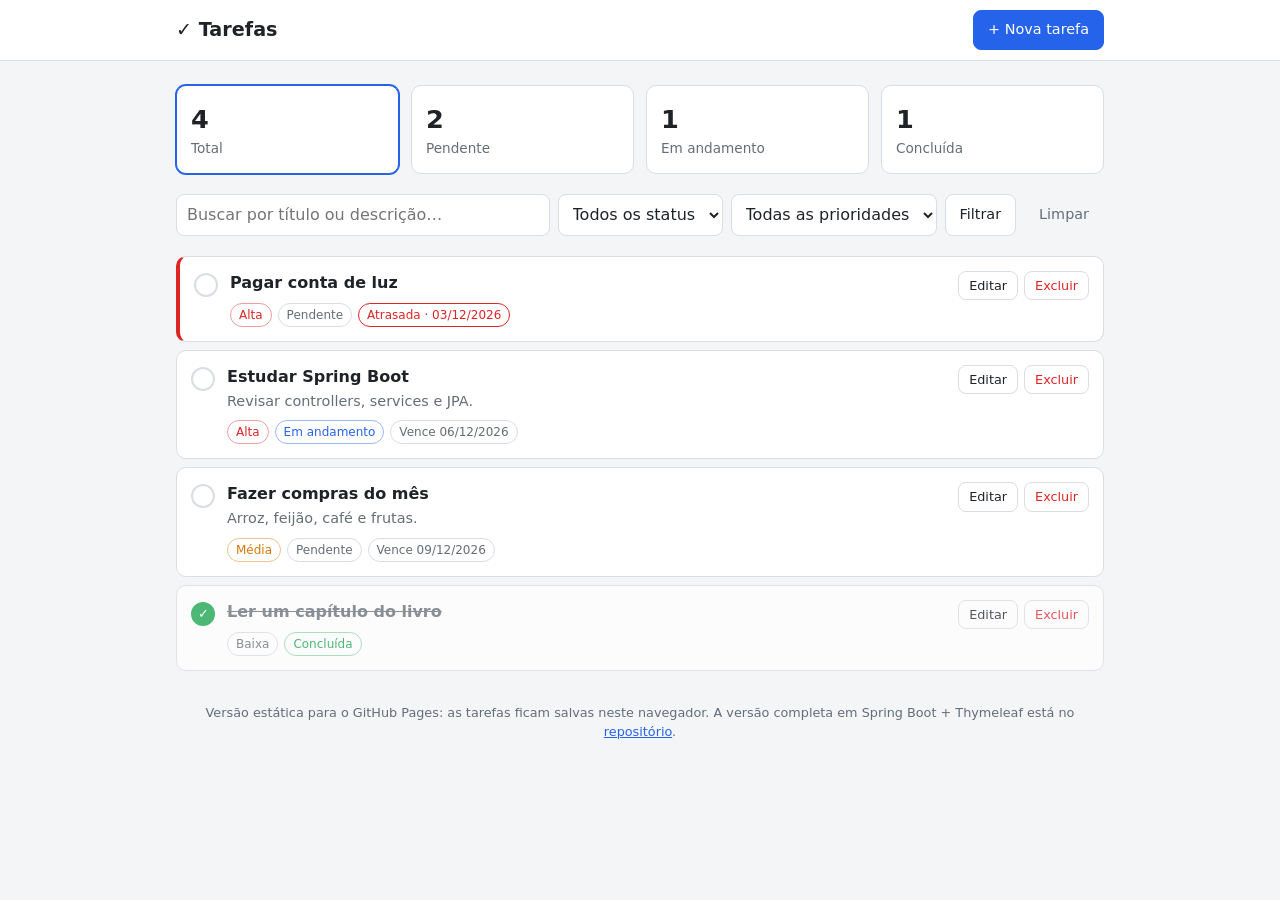
<file: index.html>
<!DOCTYPE html>
<html lang="pt-BR">
<head>
<meta charset="UTF-8">
<meta name="viewport" content="width=device-width, initial-scale=1">
<title>Gerenciador de Tarefas</title>
<meta name="description" content="Gerenciador de Tarefas — versão estática (HTML/CSS/JS) do projeto Spring Boot + Thymeleaf.">
<link rel="icon" href="favicon.svg" type="image/svg+xml">
<link rel="icon" href="favicon-32.png" type="image/png" sizes="32x32">
<link rel="apple-touch-icon" href="apple-touch-icon.png">
<meta name="theme-color" content="#2563eb">
<style>
:root {
    --fundo: #f4f5f7;
    --superficie: #ffffff;
    --texto: #1f2328;
    --texto-suave: #656d76;
    --borda: #d8dee4;
    --primaria: #2563eb;
    --primaria-escura: #1d4ed8;
    --sucesso: #16a34a;
    --perigo: #dc2626;
    --aviso: #d97706;
    --raio: 10px;
}

@media (prefers-color-scheme: dark) {
    :root {
        --fundo: #0f1115;
        --superficie: #181b21;
        --texto: #e6e8eb;
        --texto-suave: #9aa3ad;
        --borda: #2c313a;
        --primaria: #3b82f6;
        --primaria-escura: #60a5fa;
    }
}

* { box-sizing: border-box; }

body {
    margin: 0;
    font-family: system-ui, -apple-system, "Segoe UI", Roboto, sans-serif;
    background: var(--fundo);
    color: var(--texto);
    line-height: 1.5;
}

.container { max-width: 960px; margin: 0 auto; padding: 0 16px; }
.container.estreito { max-width: 640px; }
main.container { padding-top: 24px; padding-bottom: 48px; }
h1 { font-size: 1.6rem; margin: 0 0 20px; }

/* Cabeçalho */
.cabecalho { background: var(--superficie); border-bottom: 1px solid var(--borda); }
.cabecalho-conteudo { display: flex; align-items: center; justify-content: space-between; height: 60px; }
.logo { font-weight: 700; font-size: 1.2rem; color: var(--texto); text-decoration: none; }

/* Botões */
.botao {
    display: inline-flex; align-items: center; justify-content: center;
    padding: 8px 14px; border-radius: 8px; border: 1px solid var(--borda);
    background: var(--superficie); color: var(--texto);
    font: inherit; font-size: .9rem; text-decoration: none; cursor: pointer;
}
.botao:hover { border-color: var(--texto-suave); }
.botao-primario { background: var(--primaria); border-color: var(--primaria); color: #fff; }
.botao-primario:hover { background: var(--primaria-escura); border-color: var(--primaria-escura); }
.botao-link { border-color: transparent; background: transparent; color: var(--texto-suave); }
.botao-perigo { color: var(--perigo); }
.botao-perigo:hover { border-color: var(--perigo); }
.botao-pequeno { padding: 4px 10px; font-size: .8rem; }

/* Alerta */
.alerta {
    padding: 12px 16px; margin-bottom: 20px; border-radius: var(--raio);
    background: color-mix(in srgb, var(--sucesso) 12%, var(--superficie));
    border: 1px solid color-mix(in srgb, var(--sucesso) 40%, transparent);
}

/* Resumo */
.resumo { display: grid; grid-template-columns: repeat(4, 1fr); gap: 12px; margin-bottom: 20px; }
.cartao {
    font: inherit; text-align: left; cursor: pointer;
    background: var(--superficie); border: 1px solid var(--borda); border-radius: var(--raio);
    padding: 14px; text-decoration: none; color: inherit; display: flex; flex-direction: column;
}
.cartao.ativo { border-color: var(--primaria); box-shadow: 0 0 0 1px var(--primaria); }
.cartao .numero { font-size: 1.6rem; font-weight: 700; }
.cartao .rotulo { color: var(--texto-suave); font-size: .85rem; }

/* Filtros */
.filtros { display: flex; flex-wrap: wrap; gap: 8px; margin-bottom: 20px; }
.filtros input[type=search] { flex: 1 1 240px; }

input, select, textarea {
    font: inherit; padding: 8px 10px; border-radius: 8px;
    border: 1px solid var(--borda); background: var(--superficie); color: var(--texto);
    width: 100%;
}
.filtros select, .filtros input { width: auto; }
input:focus, select:focus, textarea:focus { outline: 2px solid var(--primaria); outline-offset: -1px; }
.invalido { border-color: var(--perigo); }

/* Lista */
.lista-tarefas { list-style: none; margin: 0; padding: 0; display: flex; flex-direction: column; gap: 8px; }
.tarefa {
    display: flex; align-items: flex-start; gap: 12px;
    background: var(--superficie); border: 1px solid var(--borda); border-radius: var(--raio);
    padding: 14px;
}
.tarefa.atrasada { border-left: 4px solid var(--perigo); }
.tarefa.concluida .tarefa-titulo { text-decoration: line-through; color: var(--texto-suave); }
.tarefa.concluida { opacity: .75; }
.tarefa form { margin: 0; }

.check {
    width: 24px; height: 24px; border-radius: 50%; border: 2px solid var(--borda);
    background: transparent; color: #fff; cursor: pointer; font-size: .8rem; line-height: 1; padding: 0;
    margin-top: 2px;
}
.check:hover { border-color: var(--sucesso); }
.tarefa.concluida .check { background: var(--sucesso); border-color: var(--sucesso); }

.tarefa-corpo { flex: 1; min-width: 0; }
.tarefa-titulo { font-weight: 600; overflow-wrap: anywhere; }
.tarefa-descricao { color: var(--texto-suave); font-size: .9rem; margin-top: 2px; white-space: pre-line; overflow-wrap: anywhere; }

.etiquetas { display: flex; flex-wrap: wrap; gap: 6px; margin-top: 8px; }
.etiqueta {
    font-size: .75rem; padding: 2px 8px; border-radius: 999px;
    border: 1px solid var(--borda); color: var(--texto-suave);
}
.prioridade-alta { color: var(--perigo); border-color: color-mix(in srgb, var(--perigo) 45%, transparent); }
.prioridade-media { color: var(--aviso); border-color: color-mix(in srgb, var(--aviso) 45%, transparent); }
.status-em_andamento { color: var(--primaria); border-color: color-mix(in srgb, var(--primaria) 45%, transparent); }
.status-concluida { color: var(--sucesso); border-color: color-mix(in srgb, var(--sucesso) 45%, transparent); }
.tarefa.atrasada .etiqueta-data { color: var(--perigo); border-color: var(--perigo); }

.acoes { display: flex; gap: 6px; flex-shrink: 0; }

.vazio { text-align: center; padding: 48px 16px; color: var(--texto-suave); }

/* Formulário */
.formulario {
    background: var(--superficie); border: 1px solid var(--borda); border-radius: var(--raio);
    padding: 20px; display: flex; flex-direction: column; gap: 16px;
}
.campo { display: flex; flex-direction: column; gap: 4px; flex: 1; }
.campo label { font-weight: 600; font-size: .9rem; }
.linha { display: flex; gap: 12px; }
.erro { color: var(--perigo); }
.botoes { display: flex; justify-content: flex-end; gap: 8px; }

@media (max-width: 640px) {
    .resumo { grid-template-columns: repeat(2, 1fr); }
    .linha { flex-direction: column; }
    .tarefa { flex-wrap: wrap; }
    .acoes { width: 100%; justify-content: flex-end; }
    .filtros select, .filtros .botao { flex: 1; }
}
.oculto { display: none !important; }
.aviso-demo { font-size: .8rem; color: var(--texto-suave); text-align: center; margin-top: 32px; }
.aviso-demo a { color: var(--primaria); }
</style>
</head>
<body>
<header class="cabecalho">
    <div class="container cabecalho-conteudo">
        <a href="#/" class="logo">✓ Tarefas</a>
        <a href="#/nova" class="botao botao-primario">+ Nova tarefa</a>
    </div>
</header>

<!-- Lista -->
<main id="tela-lista" class="container">
    <div id="alerta" class="alerta oculto" role="status"></div>

    <section class="resumo" id="resumo"></section>

    <form class="filtros" id="filtros">
        <input type="search" name="busca" placeholder="Buscar por título ou descrição…" aria-label="Buscar">
        <select name="status" aria-label="Filtrar por status">
            <option value="">Todos os status</option>
        </select>
        <select name="prioridade" aria-label="Filtrar por prioridade">
            <option value="">Todas as prioridades</option>
        </select>
        <button type="submit" class="botao">Filtrar</button>
        <button type="button" class="botao botao-link" id="limpar">Limpar</button>
    </form>

    <div id="vazio" class="vazio oculto">
        <p>Nenhuma tarefa encontrada.</p>
        <a href="#/nova" class="botao botao-primario">Criar uma tarefa</a>
    </div>

    <ul class="lista-tarefas" id="lista"></ul>

    <p class="aviso-demo">
        Versão estática para o GitHub Pages: as tarefas ficam salvas neste navegador.
        A versão completa em Spring Boot + Thymeleaf está no
        <a href="https://github.com/Sah123campos/gerenciador_de_tarefas">repositório</a>.
    </p>
</main>

<!-- Formulário -->
<main id="tela-form" class="container estreito oculto">
    <h1 id="form-titulo">Nova tarefa</h1>
    <form class="formulario" id="form" novalidate>
        <div class="campo">
            <label for="titulo">Título *</label>
            <input type="text" id="titulo" name="titulo" maxlength="100">
            <small class="erro oculto" id="erro-titulo"></small>
        </div>
        <div class="campo">
            <label for="descricao">Descrição</label>
            <textarea id="descricao" name="descricao" rows="4" maxlength="1000"></textarea>
        </div>
        <div class="linha">
            <div class="campo">
                <label for="prioridade">Prioridade</label>
                <select id="prioridade" name="prioridade"></select>
            </div>
            <div class="campo">
                <label for="status">Status</label>
                <select id="status" name="status"></select>
            </div>
            <div class="campo">
                <label for="dataVencimento">Vencimento</label>
                <input type="date" id="dataVencimento" name="dataVencimento">
            </div>
        </div>
        <div class="botoes">
            <a href="#/" class="botao botao-link">Cancelar</a>
            <button type="submit" class="botao botao-primario">Salvar</button>
        </div>
    </form>
</main>

<script>
(function () {
    'use strict';

    var PRIORIDADES = { BAIXA: 'Baixa', MEDIA: 'Média', ALTA: 'Alta' };
    var STATUS = { PENDENTE: 'Pendente', EM_ANDAMENTO: 'Em andamento', CONCLUIDA: 'Concluída' };
    var ORDEM_PRIORIDADE = { ALTA: 0, MEDIA: 1, BAIXA: 2 };
    var CHAVE = 'gerenciador-tarefas';

    // ---------- Armazenamento ----------
    var memoria = null; // usado se o localStorage estiver indisponível

    function carregar() {
        if (memoria) return memoria;
        try {
            var dados = localStorage.getItem(CHAVE);
            if (dados) return JSON.parse(dados);
        } catch (e) { /* segue com dados de exemplo */ }
        memoria = exemplos();
        gravar(memoria);
        return memoria;
    }

    function gravar(tarefas) {
        memoria = tarefas;
        try { localStorage.setItem(CHAVE, JSON.stringify(tarefas)); } catch (e) { /* só em memória */ }
    }

    function hojeISO(deslocamentoDias) {
        var d = new Date();
        d.setDate(d.getDate() + (deslocamentoDias || 0));
        return d.getFullYear() + '-' + String(d.getMonth() + 1).padStart(2, '0') + '-' + String(d.getDate()).padStart(2, '0');
    }

    function exemplos() {
        var agora = new Date().toISOString();
        return [
            { id: 1, titulo: 'Estudar Spring Boot', descricao: 'Revisar controllers, services e JPA.', prioridade: 'ALTA', status: 'EM_ANDAMENTO', dataVencimento: hojeISO(2), criadaEm: agora },
            { id: 2, titulo: 'Pagar conta de luz', descricao: '', prioridade: 'ALTA', status: 'PENDENTE', dataVencimento: hojeISO(-1), criadaEm: agora },
            { id: 3, titulo: 'Fazer compras do mês', descricao: 'Arroz, feijão, café e frutas.', prioridade: 'MEDIA', status: 'PENDENTE', dataVencimento: hojeISO(5), criadaEm: agora },
            { id: 4, titulo: 'Ler um capítulo do livro', descricao: '', prioridade: 'BAIXA', status: 'CONCLUIDA', dataVencimento: '', criadaEm: agora, concluidaEm: agora }
        ];
    }

    // ---------- Regras ----------
    function atrasada(t) {
        return t.status !== 'CONCLUIDA' && t.dataVencimento && t.dataVencimento < hojeISO(0);
    }

    function ordenar(a, b) {
        var c = (a.status === 'CONCLUIDA') - (b.status === 'CONCLUIDA');
        if (c) return c;
        c = (!a.dataVencimento) - (!b.dataVencimento);
        if (c) return c;
        if (a.dataVencimento !== b.dataVencimento) return a.dataVencimento < b.dataVencimento ? -1 : 1;
        c = ORDEM_PRIORIDADE[a.prioridade] - ORDEM_PRIORIDADE[b.prioridade];
        if (c) return c;
        return a.criadaEm < b.criadaEm ? 1 : -1;
    }

    function formatarData(iso) {
        var p = iso.split('-');
        return p[2] + '/' + p[1] + '/' + p[0];
    }

    // ---------- Elementos ----------
    var $ = function (id) { return document.getElementById(id); };
    var filtrosForm = $('filtros');
    var form = $('form');
    var filtros = { busca: '', status: '', prioridade: '' };
    var editandoId = null;

    function preencherSelect(select, mapa) {
        Object.keys(mapa).forEach(function (k) {
            var o = document.createElement('option');
            o.value = k; o.textContent = mapa[k];
            select.appendChild(o);
        });
    }
    preencherSelect(filtrosForm.status, STATUS);
    preencherSelect(filtrosForm.prioridade, PRIORIDADES);
    preencherSelect(form.prioridade, PRIORIDADES);
    preencherSelect(form.status, STATUS);

    function el(tag, classe, texto) {
        var e = document.createElement(tag);
        if (classe) e.className = classe;
        if (texto != null) e.textContent = texto;
        return e;
    }

    function mostrarAlerta(texto) {
        var a = $('alerta');
        a.textContent = texto;
        a.classList.remove('oculto');
        clearTimeout(mostrarAlerta.t);
        mostrarAlerta.t = setTimeout(function () { a.classList.add('oculto'); }, 3500);
    }

    // ---------- Renderização da lista ----------
    function renderizarLista() {
        var tarefas = carregar();

        // Resumo
        var resumo = $('resumo');
        resumo.innerHTML = '';
        var cartoes = [{ chave: '', rotulo: 'Total', n: tarefas.length }];
        Object.keys(STATUS).forEach(function (s) {
            cartoes.push({ chave: s, rotulo: STATUS[s], n: tarefas.filter(function (t) { return t.status === s; }).length });
        });
        cartoes.forEach(function (c) {
            var b = el('button', 'cartao' + (filtros.status === c.chave ? ' ativo' : ''));
            b.type = 'button';
            b.appendChild(el('span', 'numero', c.n));
            b.appendChild(el('span', 'rotulo', c.rotulo));
            b.addEventListener('click', function () {
                filtros.status = c.chave;
                filtrosForm.status.value = c.chave;
                renderizarLista();
            });
            resumo.appendChild(b);
        });

        // Filtragem
        var termo = filtros.busca.trim().toLowerCase();
        var visiveis = tarefas.filter(function (t) {
            return (!filtros.status || t.status === filtros.status)
                && (!filtros.prioridade || t.prioridade === filtros.prioridade)
                && (!termo || t.titulo.toLowerCase().indexOf(termo) >= 0
                    || (t.descricao || '').toLowerCase().indexOf(termo) >= 0);
        }).sort(ordenar);

        var lista = $('lista');
        lista.innerHTML = '';
        $('vazio').classList.toggle('oculto', visiveis.length > 0);

        visiveis.forEach(function (t) {
            var concluida = t.status === 'CONCLUIDA';
            var li = el('li', 'tarefa' + (concluida ? ' concluida' : atrasada(t) ? ' atrasada' : ''));

            var check = el('button', 'check', concluida ? '✓' : '');
            check.type = 'button';
            check.title = concluida ? 'Reabrir tarefa' : 'Marcar como concluída';
            check.addEventListener('click', function () { alternar(t.id); });
            li.appendChild(check);

            var corpo = el('div', 'tarefa-corpo');
            corpo.appendChild(el('div', 'tarefa-titulo', t.titulo));
            if (t.descricao) corpo.appendChild(el('div', 'tarefa-descricao', t.descricao));
            var etiquetas = el('div', 'etiquetas');
            etiquetas.appendChild(el('span', 'etiqueta prioridade-' + t.prioridade.toLowerCase(), PRIORIDADES[t.prioridade]));
            etiquetas.appendChild(el('span', 'etiqueta status-' + t.status.toLowerCase(), STATUS[t.status]));
            if (t.dataVencimento) {
                etiquetas.appendChild(el('span', 'etiqueta etiqueta-data',
                    (atrasada(t) ? 'Atrasada · ' : 'Vence ') + formatarData(t.dataVencimento)));
            }
            corpo.appendChild(etiquetas);
            li.appendChild(corpo);

            var acoes = el('div', 'acoes');
            var editar = el('a', 'botao botao-pequeno', 'Editar');
            editar.href = '#/editar/' + t.id;
            var excluir = el('button', 'botao botao-pequeno botao-perigo', 'Excluir');
            excluir.type = 'button';
            excluir.addEventListener('click', function () {
                if (confirm('Excluir esta tarefa?')) {
                    gravar(carregar().filter(function (x) { return x.id !== t.id; }));
                    mostrarAlerta('Tarefa excluída.');
                    renderizarLista();
                }
            });
            acoes.appendChild(editar);
            acoes.appendChild(excluir);
            li.appendChild(acoes);

            lista.appendChild(li);
        });
    }

    function alternar(id) {
        var tarefas = carregar();
        tarefas.forEach(function (t) {
            if (t.id === id) {
                t.status = t.status === 'CONCLUIDA' ? 'PENDENTE' : 'CONCLUIDA';
                t.concluidaEm = t.status === 'CONCLUIDA' ? new Date().toISOString() : null;
            }
        });
        gravar(tarefas);
        renderizarLista();
    }

    // ---------- Formulário ----------
    function limparErro() {
        $('erro-titulo').classList.add('oculto');
        form.titulo.classList.remove('invalido');
    }

    function abrirFormulario(id) {
        limparErro();
        var t = id != null ? carregar().find(function (x) { return x.id === id; }) : null;
        if (id != null && !t) { location.hash = '#/'; mostrarAlerta('Tarefa não encontrada.'); return; }
        editandoId = t ? t.id : null;
        $('form-titulo').textContent = t ? 'Editar tarefa' : 'Nova tarefa';
        document.title = (t ? 'Editar tarefa' : 'Nova tarefa') + ' · Gerenciador de Tarefas';
        form.titulo.value = t ? t.titulo : '';
        form.descricao.value = t ? t.descricao || '' : '';
        form.prioridade.value = t ? t.prioridade : 'MEDIA';
        form.status.value = t ? t.status : 'PENDENTE';
        form.dataVencimento.value = t ? t.dataVencimento || '' : '';
        form.titulo.focus();
    }

    form.addEventListener('submit', function (e) {
        e.preventDefault();
        var titulo = form.titulo.value.trim();
        if (!titulo) {
            $('erro-titulo').textContent = 'O título é obrigatório';
            $('erro-titulo').classList.remove('oculto');
            form.titulo.classList.add('invalido');
            form.titulo.focus();
            return;
        }
        var tarefas = carregar();
        var dados = {
            titulo: titulo,
            descricao: form.descricao.value.trim(),
            prioridade: form.prioridade.value,
            status: form.status.value,
            dataVencimento: form.dataVencimento.value
        };
        if (editandoId != null) {
            tarefas.forEach(function (t) {
                if (t.id === editandoId) {
                    var eraConcluida = t.status === 'CONCLUIDA';
                    Object.assign(t, dados);
                    if (t.status !== 'CONCLUIDA') t.concluidaEm = null;
                    else if (!eraConcluida) t.concluidaEm = new Date().toISOString();
                }
            });
            mostrarAlerta('Tarefa atualizada com sucesso!');
        } else {
            var novoId = tarefas.reduce(function (m, t) { return Math.max(m, t.id); }, 0) + 1;
            dados.id = novoId;
            dados.criadaEm = new Date().toISOString();
            if (dados.status === 'CONCLUIDA') dados.concluidaEm = dados.criadaEm;
            tarefas.push(dados);
            mostrarAlerta('Tarefa criada com sucesso!');
        }
        gravar(tarefas);
        location.hash = '#/';
    });

    form.titulo.addEventListener('input', limparErro);

    // ---------- Filtros ----------
    filtrosForm.addEventListener('submit', function (e) {
        e.preventDefault();
        filtros.busca = filtrosForm.busca.value;
        filtros.status = filtrosForm.status.value;
        filtros.prioridade = filtrosForm.prioridade.value;
        renderizarLista();
    });
    filtrosForm.busca.addEventListener('input', function () {
        filtros.busca = filtrosForm.busca.value;
        renderizarLista();
    });
    $('limpar').addEventListener('click', function () {
        filtrosForm.reset();
        filtros = { busca: '', status: '', prioridade: '' };
        renderizarLista();
    });

    // ---------- Navegação ----------
    function rotear() {
        var h = location.hash;
        var m = h.match(/^#\/editar\/(\d+)$/);
        var noForm = h === '#/nova' || !!m;
        $('tela-lista').classList.toggle('oculto', noForm);
        $('tela-form').classList.toggle('oculto', !noForm);
        if (noForm) {
            abrirFormulario(m ? Number(m[1]) : null);
        } else {
            document.title = 'Minhas tarefas · Gerenciador de Tarefas';
            renderizarLista();
        }
        window.scrollTo(0, 0);
    }

    window.addEventListener('hashchange', rotear);
    rotear();
})();
</script>
</body>
</html>
</file>
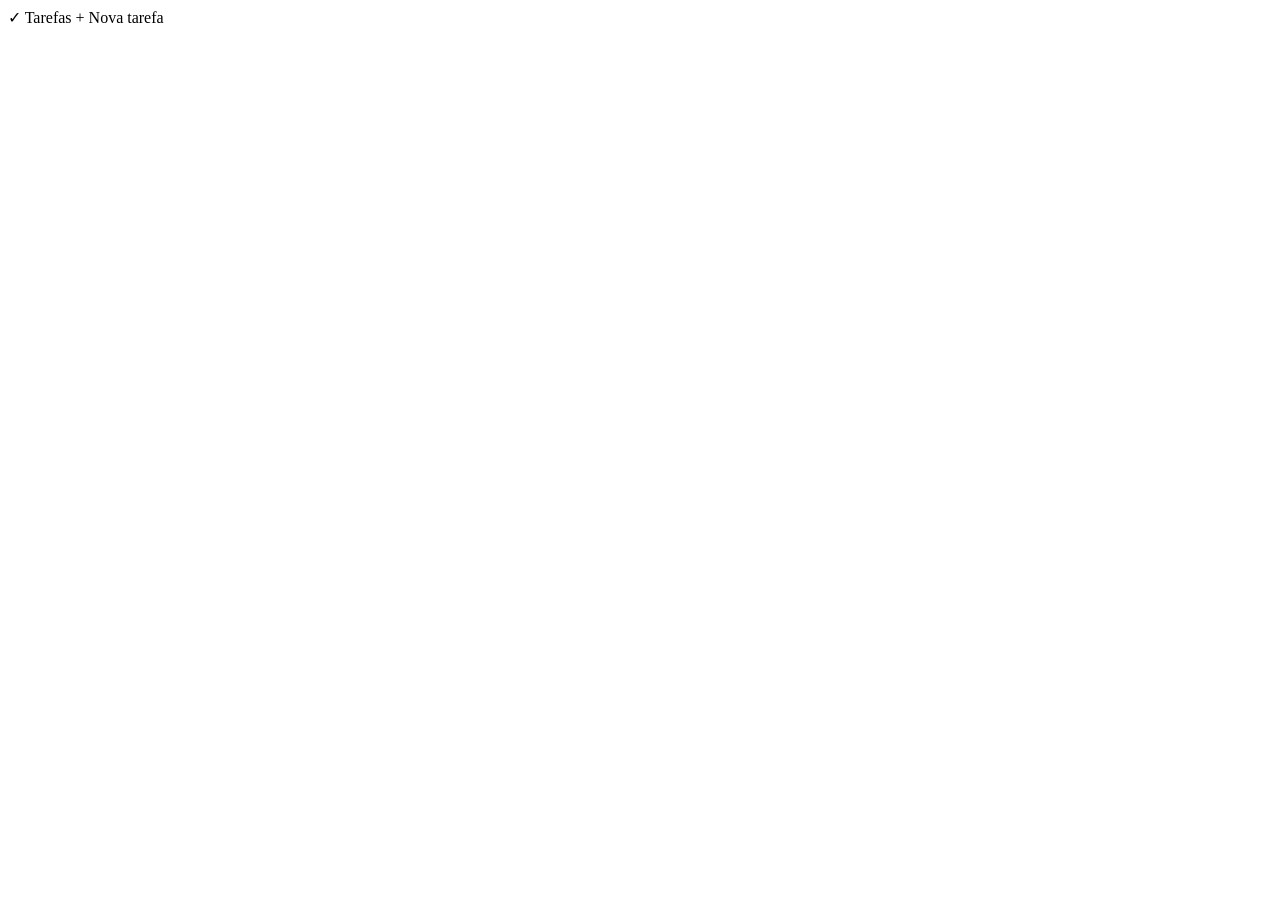
<file: src/main/resources/templates/fragments/layout.html>
<!DOCTYPE html>
<html xmlns:th="http://www.thymeleaf.org">
<head th:fragment="head(titulo)">
    <meta charset="UTF-8">
    <meta name="viewport" content="width=device-width, initial-scale=1">
    <title th:text="${titulo} + ' · Gerenciador de Tarefas'">Gerenciador de Tarefas</title>
    <link rel="icon" th:href="@{/favicon.svg}" type="image/svg+xml">
    <link rel="icon" th:href="@{/favicon-32.png}" type="image/png" sizes="32x32">
    <link rel="apple-touch-icon" th:href="@{/apple-touch-icon.png}">
    <meta name="theme-color" content="#2563eb">
    <link rel="stylesheet" th:href="@{/css/estilo.css}">
</head>
<body>
<header th:fragment="cabecalho" class="cabecalho">
    <div class="container cabecalho-conteudo">
        <a th:href="@{/tarefas}" class="logo">✓ Tarefas</a>
        <a th:href="@{/tarefas/nova}" class="botao botao-primario">+ Nova tarefa</a>
    </div>
</header>
</body>
</html>
</file>
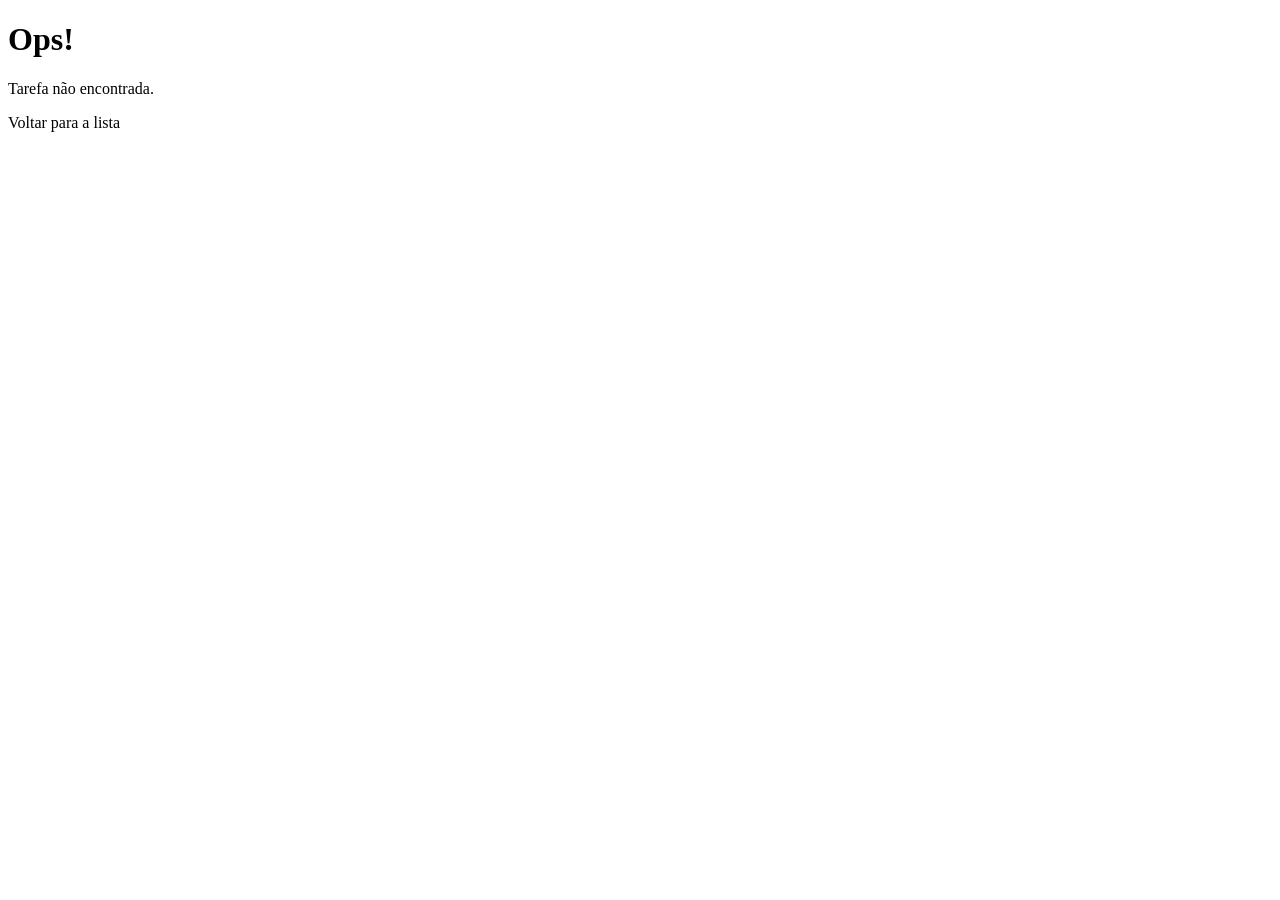
<file: src/main/resources/templates/tarefas/erro.html>
<!DOCTYPE html>
<html xmlns:th="http://www.thymeleaf.org" lang="pt-BR">
<head th:replace="~{fragments/layout :: head('Não encontrada')}"></head>
<body>
<header th:replace="~{fragments/layout :: cabecalho}"></header>
<main class="container estreito vazio">
    <h1>Ops!</h1>
    <p th:text="${erro}">Tarefa não encontrada.</p>
    <a th:href="@{/tarefas}" class="botao botao-primario">Voltar para a lista</a>
</main>
</body>
</html>
</file>
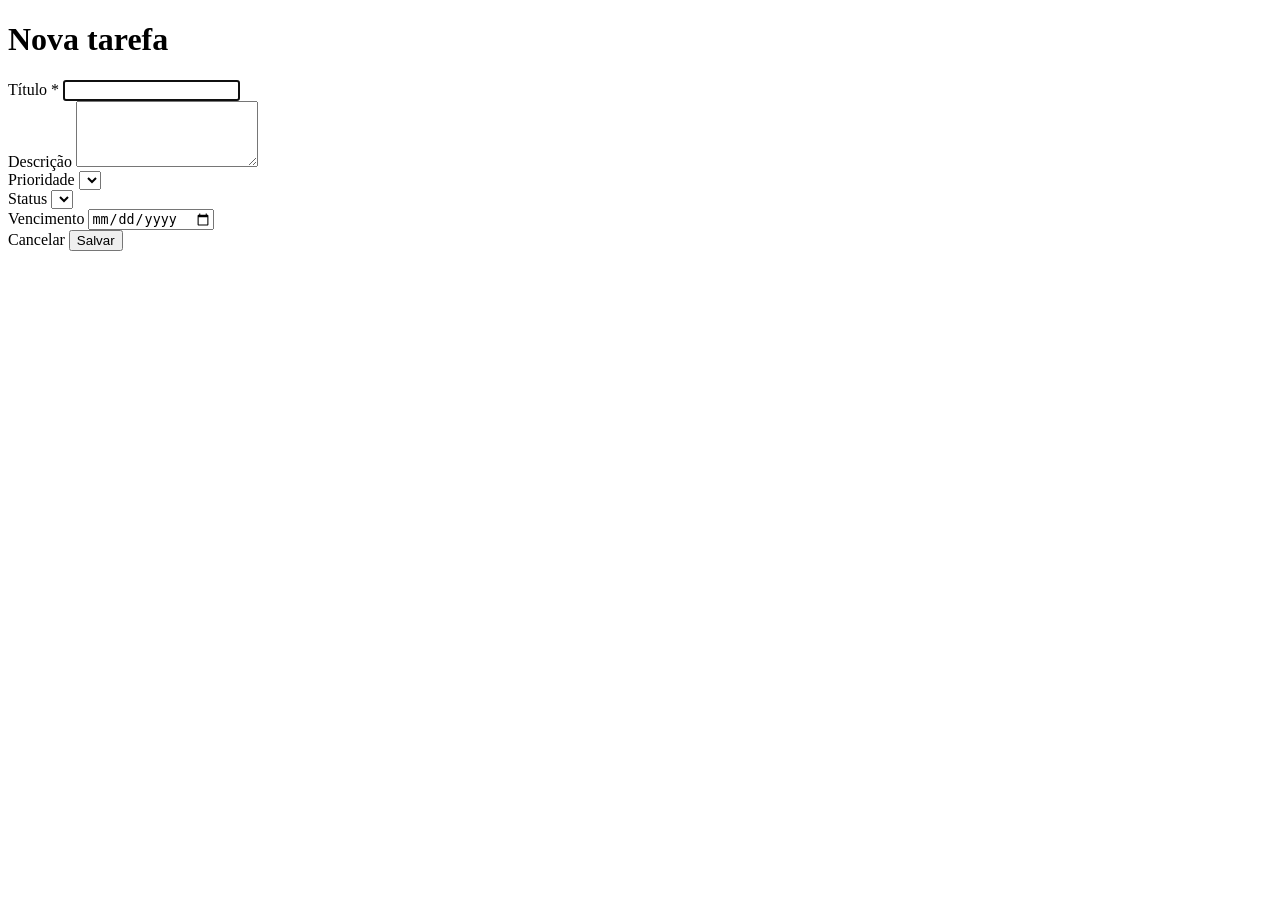
<file: src/main/resources/templates/tarefas/formulario.html>
<!DOCTYPE html>
<html xmlns:th="http://www.thymeleaf.org" lang="pt-BR">
<head th:replace="~{fragments/layout :: head(${tarefa.id == null} ? 'Nova tarefa' : 'Editar tarefa')}"></head>
<body>
<header th:replace="~{fragments/layout :: cabecalho}"></header>

<main class="container estreito">
    <h1 th:text="${tarefa.id == null} ? 'Nova tarefa' : 'Editar tarefa'">Nova tarefa</h1>

    <form th:action="${tarefa.id == null} ? @{/tarefas} : @{/tarefas/{id}(id=${tarefa.id})}"
          th:object="${tarefa}" method="post" class="formulario" novalidate>

        <div class="campo">
            <label for="titulo">Título *</label>
            <input type="text" id="titulo" th:field="*{titulo}" maxlength="100" autofocus
                   th:classappend="${#fields.hasErrors('titulo')} ? 'invalido'">
            <small class="erro" th:if="${#fields.hasErrors('titulo')}" th:errors="*{titulo}"></small>
        </div>

        <div class="campo">
            <label for="descricao">Descrição</label>
            <textarea id="descricao" th:field="*{descricao}" rows="4" maxlength="1000"
                      th:classappend="${#fields.hasErrors('descricao')} ? 'invalido'"></textarea>
            <small class="erro" th:if="${#fields.hasErrors('descricao')}" th:errors="*{descricao}"></small>
        </div>

        <div class="linha">
            <div class="campo">
                <label for="prioridade">Prioridade</label>
                <select id="prioridade" th:field="*{prioridade}">
                    <option th:each="p : ${prioridades}" th:value="${p}" th:text="${p.descricao}"></option>
                </select>
                <small class="erro" th:if="${#fields.hasErrors('prioridade')}" th:errors="*{prioridade}"></small>
            </div>

            <div class="campo">
                <label for="status">Status</label>
                <select id="status" th:field="*{status}">
                    <option th:each="s : ${todosStatus}" th:value="${s}" th:text="${s.descricao}"></option>
                </select>
                <small class="erro" th:if="${#fields.hasErrors('status')}" th:errors="*{status}"></small>
            </div>

            <div class="campo">
                <label for="dataVencimento">Vencimento</label>
                <input type="date" id="dataVencimento" th:field="*{dataVencimento}">
            </div>
        </div>

        <div class="botoes">
            <a th:href="@{/tarefas}" class="botao botao-link">Cancelar</a>
            <button type="submit" class="botao botao-primario">Salvar</button>
        </div>
    </form>
</main>
</body>
</html>
</file>
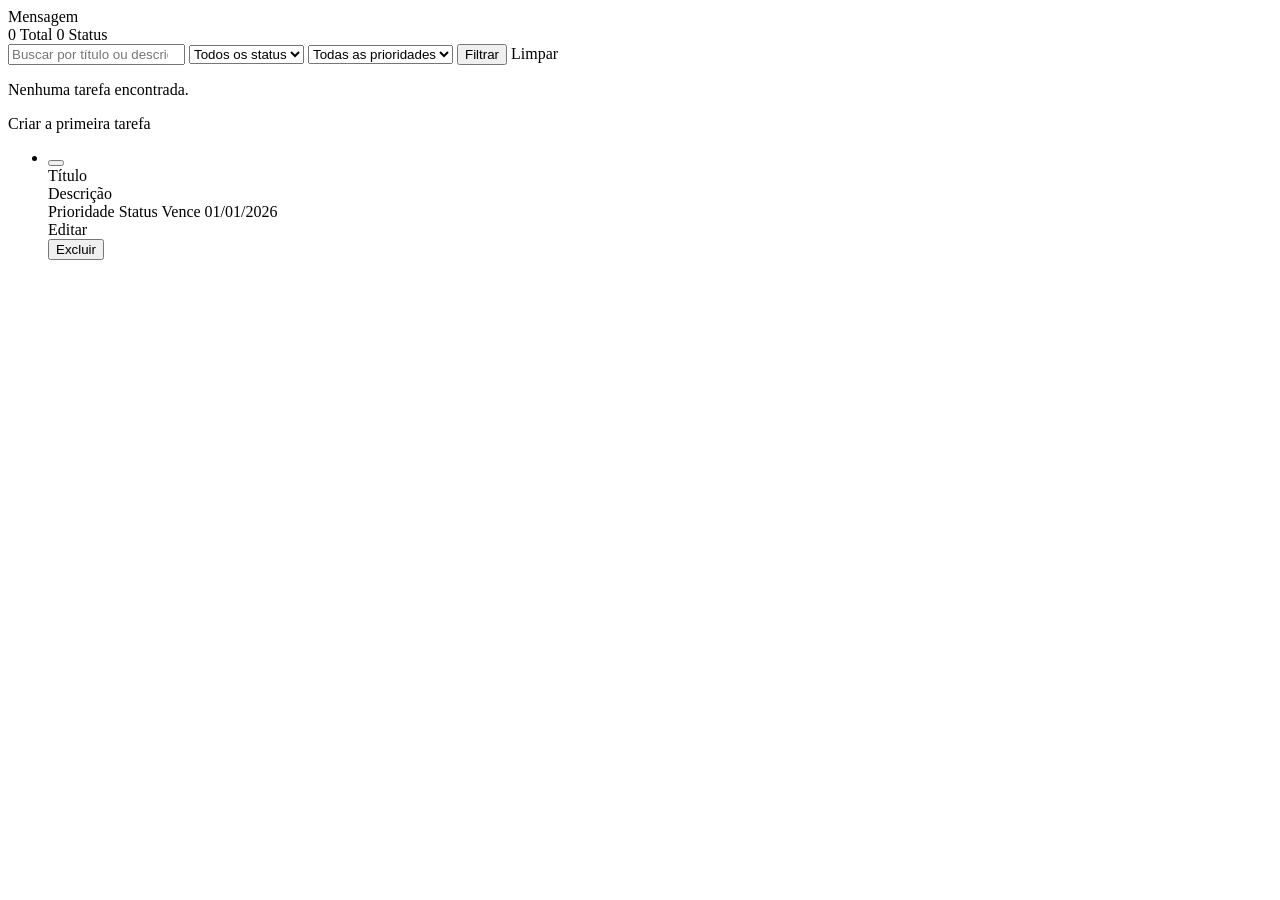
<file: src/main/resources/templates/tarefas/lista.html>
<!DOCTYPE html>
<html xmlns:th="http://www.thymeleaf.org" lang="pt-BR">
<head th:replace="~{fragments/layout :: head('Minhas tarefas')}"></head>
<body>
<header th:replace="~{fragments/layout :: cabecalho}"></header>

<main class="container">
    <div th:if="${mensagem}" class="alerta" th:text="${mensagem}">Mensagem</div>

    <section class="resumo">
        <a th:href="@{/tarefas}" class="cartao" th:classappend="${filtroStatus == null} ? 'ativo'">
            <span class="numero" th:text="${resumo['total']}">0</span>
            <span class="rotulo">Total</span>
        </a>
        <a th:each="s : ${todosStatus}" th:href="@{/tarefas(status=${s})}"
           class="cartao" th:classappend="${filtroStatus == s} ? 'ativo'">
            <span class="numero" th:text="${resumo[s.name()]}">0</span>
            <span class="rotulo" th:text="${s.descricao}">Status</span>
        </a>
    </section>

    <form th:action="@{/tarefas}" method="get" class="filtros">
        <input type="search" name="busca" th:value="${busca}" placeholder="Buscar por título ou descrição…">
        <select name="status">
            <option value="">Todos os status</option>
            <option th:each="s : ${todosStatus}" th:value="${s}" th:text="${s.descricao}"
                    th:selected="${filtroStatus == s}"></option>
        </select>
        <select name="prioridade">
            <option value="">Todas as prioridades</option>
            <option th:each="p : ${prioridades}" th:value="${p}" th:text="${p.descricao}"
                    th:selected="${filtroPrioridade == p}"></option>
        </select>
        <button type="submit" class="botao">Filtrar</button>
        <a th:href="@{/tarefas}" class="botao botao-link">Limpar</a>
    </form>

    <div th:if="${#lists.isEmpty(tarefas)}" class="vazio">
        <p>Nenhuma tarefa encontrada.</p>
        <a th:href="@{/tarefas/nova}" class="botao botao-primario">Criar a primeira tarefa</a>
    </div>

    <ul class="lista-tarefas" th:unless="${#lists.isEmpty(tarefas)}">
        <li th:each="t : ${tarefas}" class="tarefa"
            th:classappend="${t.status.name() == 'CONCLUIDA'} ? 'concluida' : (${t.atrasada} ? 'atrasada')">

            <form th:action="@{/tarefas/{id}/alternar(id=${t.id})}" method="post">
                <button type="submit" class="check"
                        th:title="${t.status.name() == 'CONCLUIDA'} ? 'Reabrir tarefa' : 'Marcar como concluída'"
                        th:text="${t.status.name() == 'CONCLUIDA'} ? '✓' : ''"></button>
            </form>

            <div class="tarefa-corpo">
                <div class="tarefa-titulo" th:text="${t.titulo}">Título</div>
                <div class="tarefa-descricao" th:if="${t.descricao}" th:text="${t.descricao}">Descrição</div>
                <div class="etiquetas">
                    <span class="etiqueta" th:classappend="'prioridade-' + ${#strings.toLowerCase(t.prioridade)}"
                          th:text="${t.prioridade.descricao}">Prioridade</span>
                    <span class="etiqueta" th:classappend="'status-' + ${#strings.toLowerCase(t.status)}"
                          th:text="${t.status.descricao}">Status</span>
                    <span class="etiqueta etiqueta-data" th:if="${t.dataVencimento}"
                          th:text="(${t.atrasada} ? 'Atrasada · ' : 'Vence ') + ${#temporals.format(t.dataVencimento, 'dd/MM/yyyy')}">
                        Vence 01/01/2026
                    </span>
                </div>
            </div>

            <div class="acoes">
                <a th:href="@{/tarefas/{id}/editar(id=${t.id})}" class="botao botao-pequeno">Editar</a>
                <form th:action="@{/tarefas/{id}/excluir(id=${t.id})}" method="post"
                      onsubmit="return confirm('Excluir esta tarefa?');">
                    <button type="submit" class="botao botao-pequeno botao-perigo">Excluir</button>
                </form>
            </div>
        </li>
    </ul>
</main>
</body>
</html>
</file>
